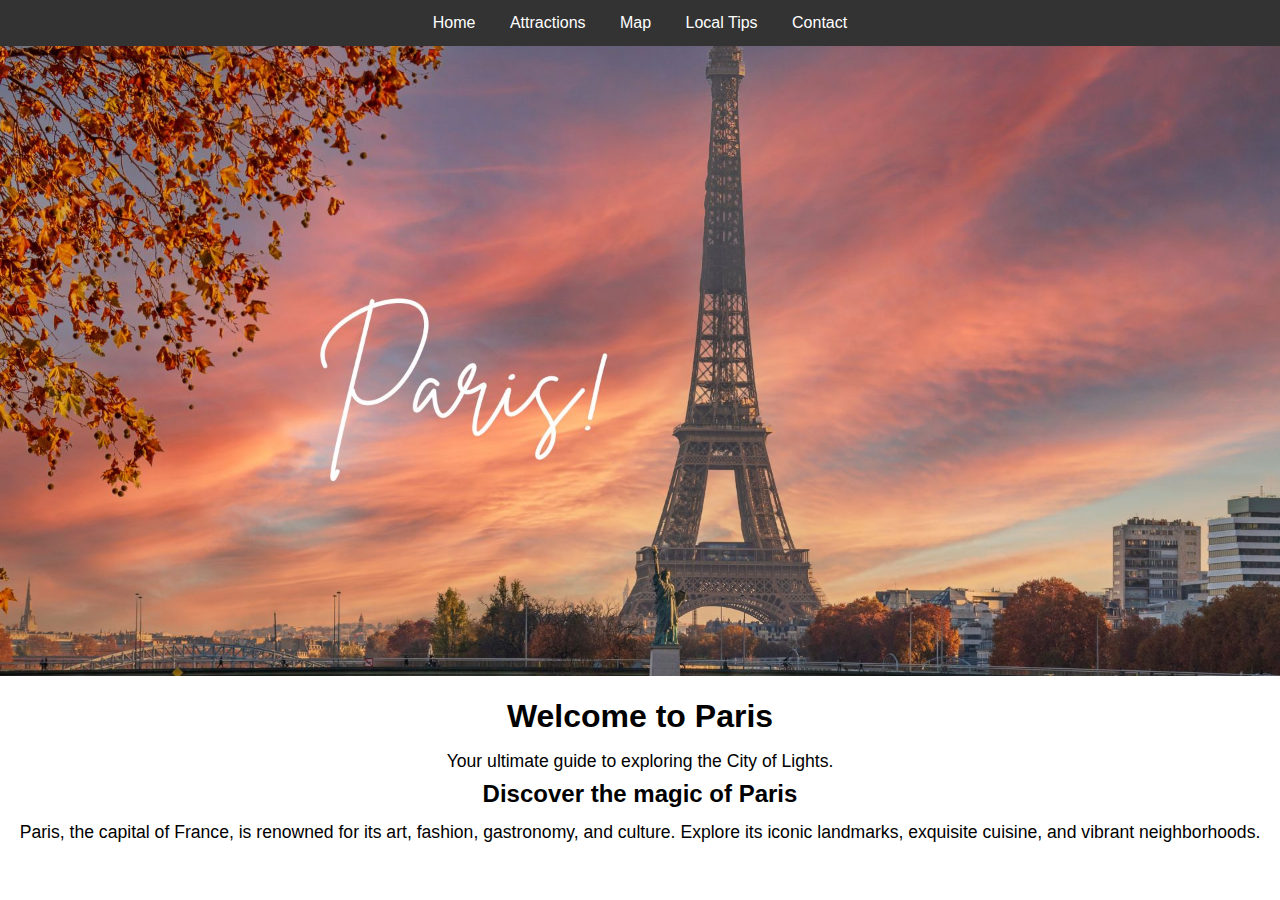
<file: index.html>
<!DOCTYPE html>
<html lang="en">
<head>
  <meta charset="UTF-8">
  <meta name="viewport" content="width=device-width, initial-scale=1.0">
  <title>Explorer's Hub</title>
  <link rel="stylesheet" href="style.css">
</head>
<body>
  <header>
    <nav>
      <a href="index.html">Home</a>
      <a href="attractions.html">Attractions</a>
      <a href="map.html">Map</a>
      <a href="tips.html">Local Tips</a>
      <a href="contact.html">Contact</a>
    </nav>
  </header>

  <section class="hero">  </section>

  <section class="overview">
    <h2 class="intro-text">Welcome to Paris</h2>
    <p>Your ultimate guide to exploring the City of Lights.</p>
    <h2>Discover the magic of Paris</h2>
    <p>Paris, the capital of France, is renowned for its art, fashion, gastronomy, and culture. Explore its iconic landmarks, exquisite cuisine, and vibrant neighborhoods.</p>
  </section>
</body>
</html>
</file>
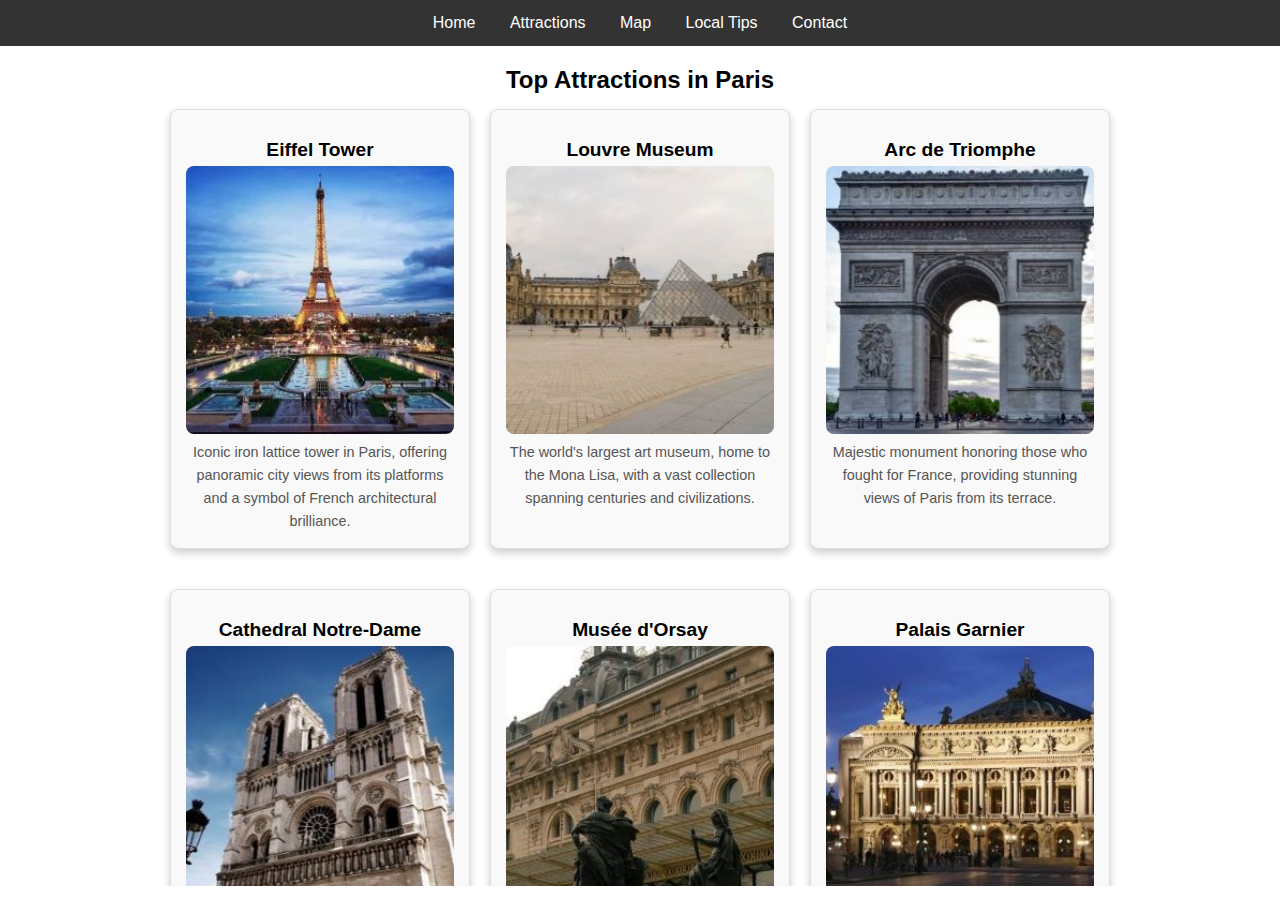
<file: attractions.html>
<!DOCTYPE html>
<html lang="en">
<head>
  <meta charset="UTF-8">
  <meta name="viewport" content="width=device-width, initial-scale=1.0">
  <title>Explorer's Hub</title>
  <link rel="stylesheet" href="style.css">
</head>
<body>
  <header>
    <nav>
      <a href="index.html">Home</a>
      <a href="attractions.html">Attractions</a>
      <a href="map.html">Map</a>
      <a href="tips.html">Local Tips</a>
      <a href="contact.html">Contact</a>
    </nav>
  </header>

  <section class="attractions">
    <h2>Top Attractions in Paris</h2>
    <div class="attractions-container">
        <div class="attraction-item">
            <h3>Eiffel Tower</h3>
            <img src="imgs/at1.jpg" alt="Eiffel Tower">
            <p>Iconic iron lattice tower in Paris, offering panoramic city views from its platforms and a symbol of French architectural brilliance.</p>
        </div>
        <div class="attraction-item">
            <h3>Louvre Museum</h3>
            <img src="imgs/at2.jpg" alt="Louvre Museum">
            <p>The world's largest art museum, home to the Mona Lisa, with a vast collection spanning centuries and civilizations.</p>
        </div>
        <div class="attraction-item">
            <h3>Arc de Triomphe</h3>
            <img src="imgs/at3.jpg" alt="Arc de Triomphe">
            <p>Majestic monument honoring those who fought for France, providing stunning views of Paris from its terrace.</p>
        </div>
        <div class="attraction-item">
            <h3>Cathedral Notre-Dame</h3>
            <img src="imgs/at4.jpg" alt="Cathedral Notre-Dame">
            <p>A Gothic masterpiece with intricate stonework and towering spires, celebrated for its beauty and historical significance.</p>
        </div>
        <div class="attraction-item">
            <h3>Musée d'Orsay</h3>
            <img src="imgs/at5.jpg" alt="Musée d'Orsay">
            <p>An art museum in a former railway station, showcasing 19th- and early 20th-century masterpieces, including works by Monet and Van Gogh.</p>
        </div>
        <div class="attraction-item">
            <h3>Palais Garnier</h3>
            <img src="imgs/at6.jpg" alt="Palais Garnier">
            <p>Paris' opulent opera house, famous for its grand architecture and as the setting of "The Phantom of the Opera."</p>
        </div>
        <div class="attraction-item">
            <h3>Sainte Chapelle</h3>
            <img src="imgs/at7.jpg" alt="Sainte Chapelle">
            <p>A stunning Gothic chapel known for its breathtaking stained glass windows, depicting biblical scenes.</p>
        </div>
        <!-- <div class="attraction-item">
            <h3>Place de la Concorde</h3>
            <img src="imgs/at8.jpg" alt="Place de la Concorde">
            <p>Paris' largest public square, known for its historical significance and the impressive Luxor Obelisk.</p>
        </div> -->
        <div class="attraction-item">
            <h3>Palace of Versailles</h3>
            <img src="imgs/at9.jpg" alt="Palace of Versailles">
            <p>Lavish royal residence with magnificent gardens, reflecting the opulence of France's pre-Revolution monarchy.</p>
        </div>
    </div>
    <!-- Add more attractions here -->
  </section>
</body>
</html>
</file>
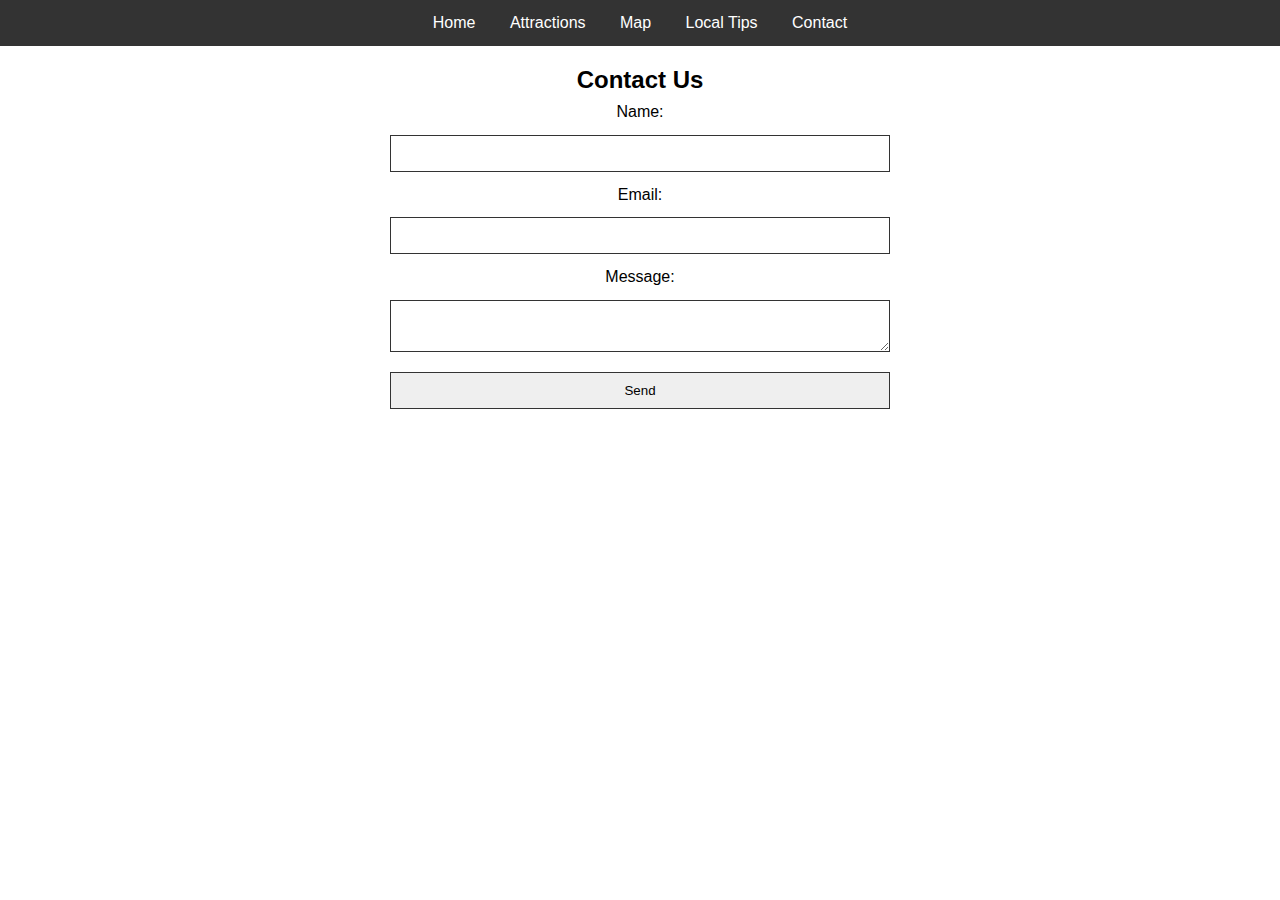
<file: contact.html>
<!DOCTYPE html>
<html lang="en">
<head>
  <meta charset="UTF-8">
  <meta name="viewport" content="width=device-width, initial-scale=1.0">
  <title>Explorer's Hub</title>
  <link rel="stylesheet" href="style.css">
</head>
<body>
  <header>
    <nav>
      <a href="index.html">Home</a>
      <a href="attractions.html">Attractions</a>
      <a href="map.html">Map</a>
      <a href="tips.html">Local Tips</a>
      <a href="contact.html">Contact</a>
    </nav>
  </header>

  <section class="contact">
    <h2>Contact Us</h2>
    <form>
      <label for="name">Name:</label>
      <input type="text" id="name" name="name" required>

      <label for="email">Email:</label>
      <input type="email" id="email" name="email" required>

      <label for="message">Message:</label>
      <textarea id="message" name="message" required></textarea>

      <button type="submit">Send</button>
    </form>
  </section>
</body>
</html>
</file>
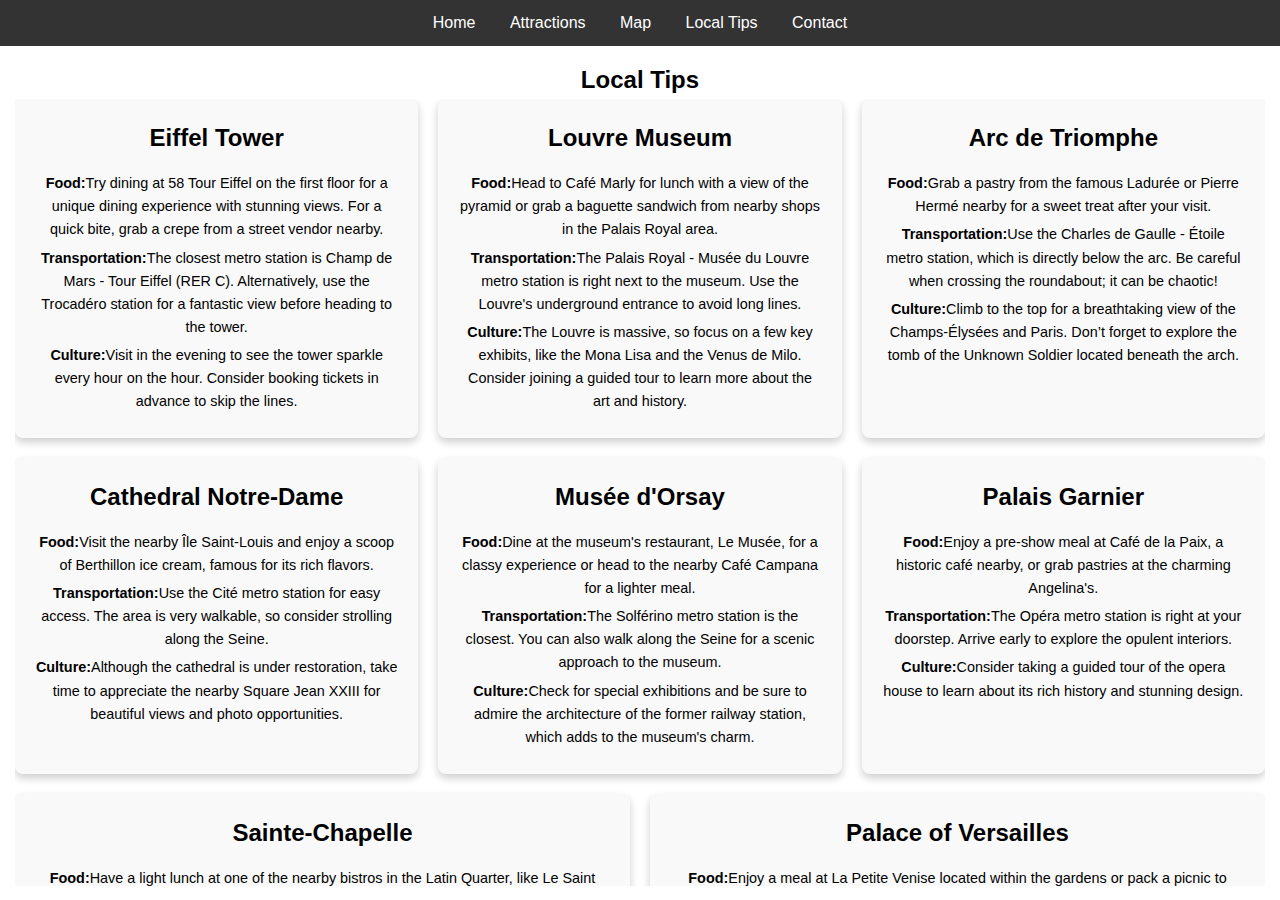
<file: tips.html>
<!DOCTYPE html>
<html lang="en">
<head>
  <meta charset="UTF-8">
  <meta name="viewport" content="width=device-width, initial-scale=1.0">
  <title>Explorer's Hub</title>
  <link rel="stylesheet" href="style.css">
</head>
<body>
  <header>
    <nav>
      <a href="index.html">Home</a>
      <a href="attractions.html">Attractions</a>
      <a href="map.html">Map</a>
      <a href="tips.html">Local Tips</a>
      <a href="contact.html">Contact</a>
    </nav>
  </header>

  <section class="tips">
    <h2>Local Tips</h2>
    <div class="tips-container">
        <div class="tip-tile">
            <h3>Eiffel Tower</h3>
            <ul>
                <li><strong>Food:</strong>Try dining at 58 Tour Eiffel on the first floor for a unique dining experience with stunning views. For a quick bite, grab a crepe from a street vendor nearby.</li>
                <li><strong>Transportation:</strong>The closest metro station is Champ de Mars - Tour Eiffel (RER C). Alternatively, use the Trocadéro station for a fantastic view before heading to the tower.</li>
                <li><strong>Culture:</strong>Visit in the evening to see the tower sparkle every hour on the hour. Consider booking tickets in advance to skip the lines.</li>
            </ul>
        </div>
        <div class="tip-tile">
            <h3>Louvre Museum</h3>
            <ul>
                <li><strong>Food:</strong>Head to Café Marly for lunch with a view of the pyramid or grab a baguette sandwich from nearby shops in the Palais Royal area.</li>
                <li><strong>Transportation:</strong>The Palais Royal - Musée du Louvre metro station is right next to the museum. Use the Louvre's underground entrance to avoid long lines.</li>
                <li><strong>Culture:</strong>The Louvre is massive, so focus on a few key exhibits, like the Mona Lisa and the Venus de Milo. Consider joining a guided tour to learn more about the art and history.</li>
            </ul>
        </div>
        <div class="tip-tile">
            <h3>Arc de Triomphe</h3>
            <ul>
                <li><strong>Food:</strong>Grab a pastry from the famous Ladurée or Pierre Hermé nearby for a sweet treat after your visit.</li>
                <li><strong>Transportation:</strong>Use the Charles de Gaulle - Étoile metro station, which is directly below the arc. Be careful when crossing the roundabout; it can be chaotic!</li>
                <li><strong>Culture:</strong>Climb to the top for a breathtaking view of the Champs-Élysées and Paris. Don’t forget to explore the tomb of the Unknown Soldier located beneath the arch.</li>
            </ul>
        </div>
        <div class="tip-tile">
            <h3>Cathedral Notre-Dame</h3>
            <ul>
                <li><strong>Food:</strong>Visit the nearby Île Saint-Louis and enjoy a scoop of Berthillon ice cream, famous for its rich flavors.</li>
                <li><strong>Transportation:</strong>Use the Cité metro station for easy access. The area is very walkable, so consider strolling along the Seine.</li>
                <li><strong>Culture:</strong>Although the cathedral is under restoration, take time to appreciate the nearby Square Jean XXIII for beautiful views and photo opportunities.</li>
            </ul>
        </div>
        <div class="tip-tile">
            <h3>Musée d'Orsay</h3>
            <ul>
                <li><strong>Food:</strong>Dine at the museum's restaurant, Le Musée, for a classy experience or head to the nearby Café Campana for a lighter meal.</li>
                <li><strong>Transportation:</strong>The Solférino metro station is the closest. You can also walk along the Seine for a scenic approach to the museum.</li>
                <li><strong>Culture:</strong>Check for special exhibitions and be sure to admire the architecture of the former railway station, which adds to the museum's charm.</li>
            </ul>
        </div>
        <div class="tip-tile">
            <h3>Palais Garnier</h3>
            <ul>
                <li><strong>Food:</strong>Enjoy a pre-show meal at Café de la Paix, a historic café nearby, or grab pastries at the charming Angelina's.</li>
                <li><strong>Transportation:</strong>The Opéra metro station is right at your doorstep. Arrive early to explore the opulent interiors.</li>
                <li><strong>Culture:</strong>Consider taking a guided tour of the opera house to learn about its rich history and stunning design.</li>
            </ul>
        </div>
        <div class="tip-tile">
            <h3>Sainte-Chapelle</h3>
            <ul>
                <li><strong>Food:</strong>Have a light lunch at one of the nearby bistros in the Latin Quarter, like Le Saint Régis or Café Saint-Michel.</li>
                <li><strong>Transportation:</strong>The closest metro stop is Cité. The chapel is also a short walk from Notre-Dame, making it easy to combine visits.</li>
                <li><strong>Culture:</strong>Visit during the afternoon when the sunlight illuminates the stunning stained glass windows for the best experience.</li>
            </ul>
        </div>
        <div class="tip-tile">
            <h3>Palace of Versailles</h3>
            <ul>
                <li><strong>Food:</strong>Enjoy a meal at La Petite Venise located within the gardens or pack a picnic to enjoy on the grounds.</li>
                <li><strong>Transportation:</strong>Take the RER C train from Paris to Versailles Château Rive Gauche for the easiest access. It’s about a 10-minute walk to the palace from the station.</li>
                <li><strong>Culture:</strong>Allow plenty of time to explore the gardens and fountains, especially if you visit during the musical fountain shows in summer.</li>
            </ul>
        </div>
    </div>
    <!-- Add more tips here -->
  </section>
</body>
</html>
</file>
<file: style.css>
* {
    box-sizing: border-box;
    margin: 0;
    padding: 0;
    overflow: hidden;
  }
  
  body {
    font-family: Arial, sans-serif;
    line-height: 1.6;
  }

  body, h2, h3, p{
    text-align: center;
  }
  
  header {
    background: #333;
    color: #fff;
    padding: 10px;
    text-align: center;
  }
  
  header nav a {
    color: #fff;
    margin: 0 15px;
    text-decoration: none;
  }
  
  .hero {
    background-image: url('imgs/bg2.jpg');
    background-size: 100%;
    background-position: center;
    background-repeat: no-repeat;
    height: 70vh;
    color: white;
    display: flex;
    align-items: center;
    justify-content: center;
    text-align: center;
  }
  
  .intro-text {
    font-size: 2em;
    font-weight: bold;
    margin-bottom: 5px;
    text-align: center;
  }

  .overview p {
    font-size: 1.1em;
    margin-top: 5px;
    text-align: center;
  }

  .overview h2{
    text-align: center;
  }

  .attractions-container {
    display: flex;
    flex-wrap: wrap; /* Allows items to wrap onto the next row on smaller screens */
    gap: 20px;
    justify-content: center; /* Centers items within the container */
  }
  
  .attraction-item {
    flex: 1 1 30%; /* Flex item that adjusts width */
    box-shadow: 0px 4px 8px rgba(0, 0, 0, 0.2);
    background-color: #f9f9f9;
    margin: 10px 0;
    max-width: 300px;
    max-height: 500px;
    border: 1px solid #ddd;
    padding: 15px;
    border-radius: 8px;
    text-align: center;
  }

  .attraction-item img {
    width: 100%;
    height: auto;
    border-radius: 8px;
  }
  
  .attraction-item h3 {
    margin-top: 10px;
    font-size: 1.2em;
  }
  
  .attraction-item p {
    font-size: 0.9em;
    color: #555;
  }
  
  
  section {
    padding: 15px;
    max-height: calc(100vh - 60px);
    overflow: auto;
  }

  .tips-container {
    display: flex;
    flex-wrap: wrap;
    gap: 20px;
    justify-content: space-between; /* Align tiles evenly */
  }
  
  .tip-tile {
    flex: 1 1 30%; /* Each tile takes about 30% of the row */
    box-shadow: 0 4px 8px rgba(0, 0, 0, 0.2);
    border-radius: 8px;
    overflow: hidden;
    padding: 20px;
    background-color: #f9f9f9;
    transition: transform 0.2s; /* Add a hover effect */
  }
  
  .tip-tile:hover {
    transform: scale(1.05); /* Scale tile on hover */
  }
  
  .tip-tile h3 {
    margin-bottom: 10px;
    font-size: 1.5em;
  }
  
  .tip-tile ul {
    list-style-type: none; /* Remove bullet points */
    padding: 0; /* Remove padding */
  }
  
  .tip-tile ul li {
    margin: 5px 0; /* Spacing between tips */
    font-size: 0.9em;
  }  
  
  form {
    display: flex;
    flex-direction: column;
    max-width: 500px;
    margin: 0 auto;
  }
  
  form input, form textarea, form button {
    margin: 10px 0;
    padding: 10px;
    border: 1px solid #333;
  }
  
  @media (max-width: 768px) {
    .attraction-item {
      flex: 1 1 45%; /* Two items per row on tablets */
    }
  }
  
  @media (max-width: 480px) {
    .attraction-item {
      flex: 1 1 100%; /* Single item per row on small screens */
    }
  }
</file>
